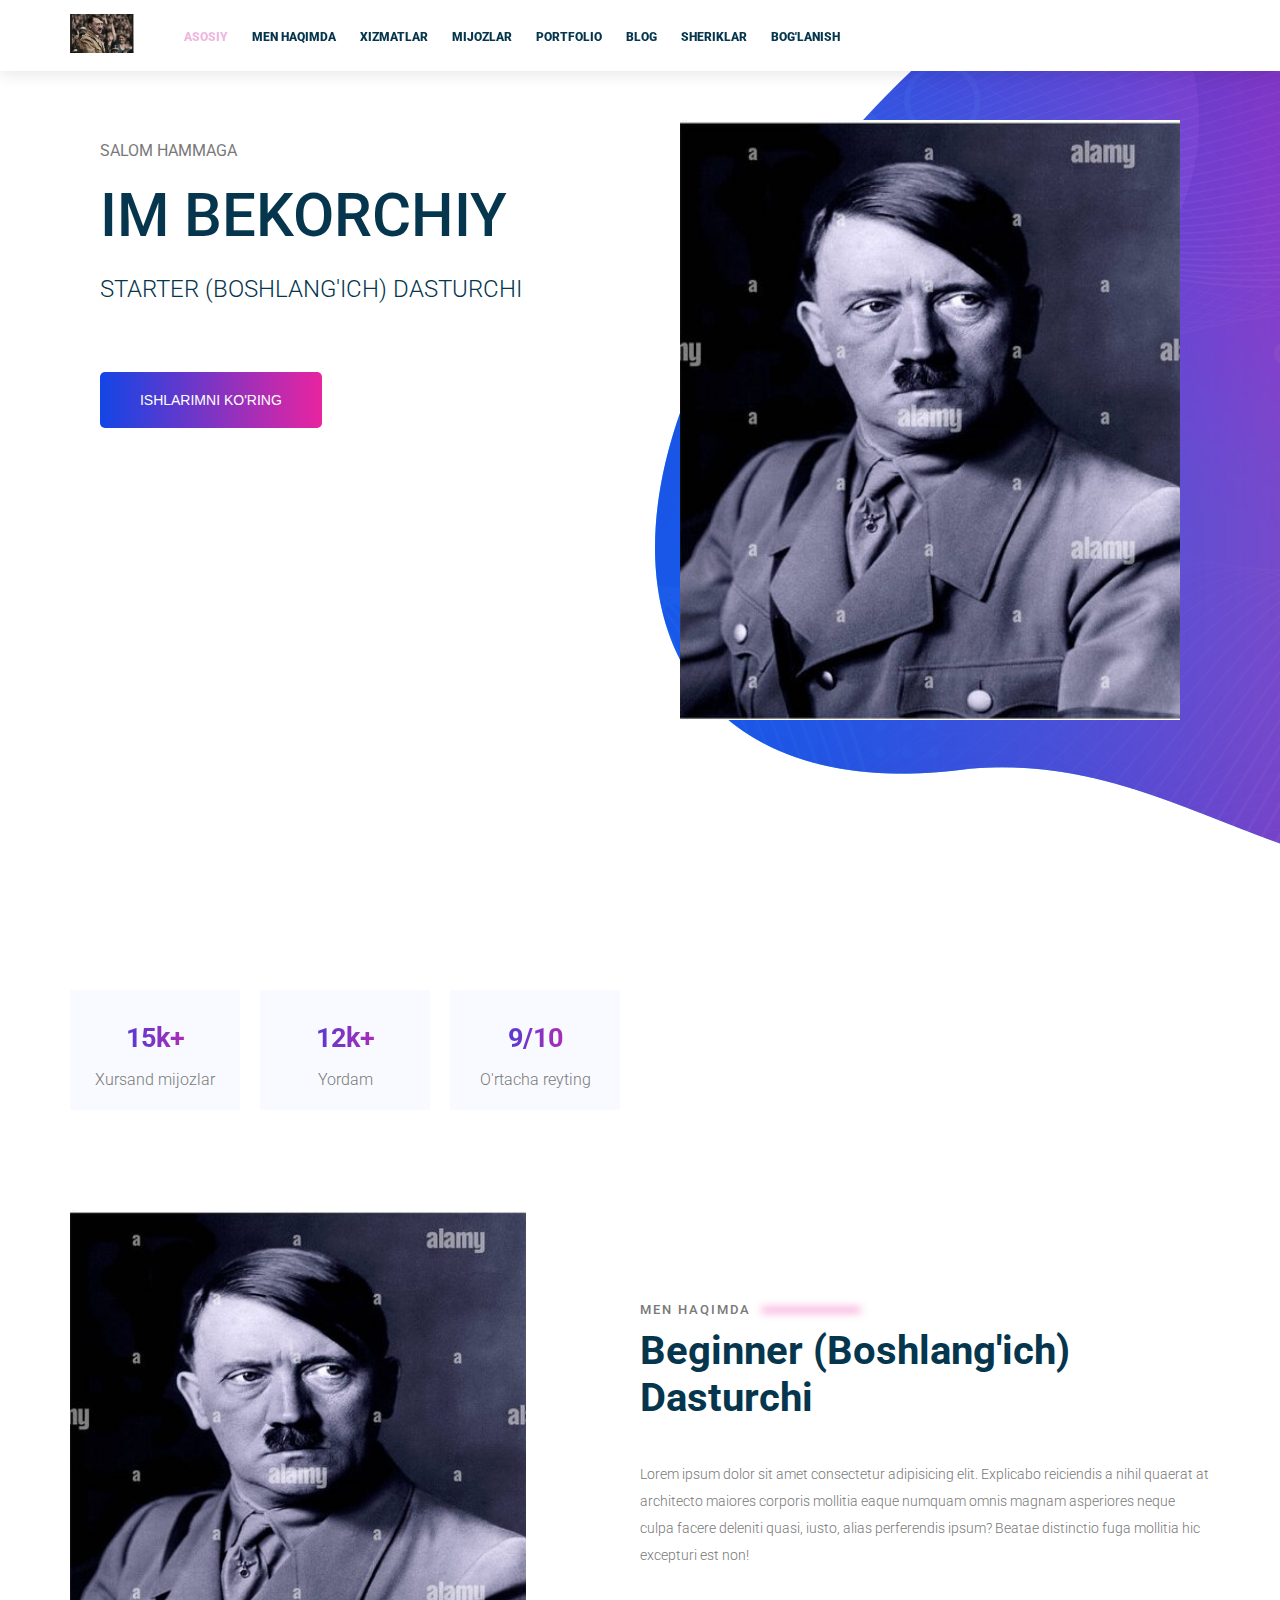
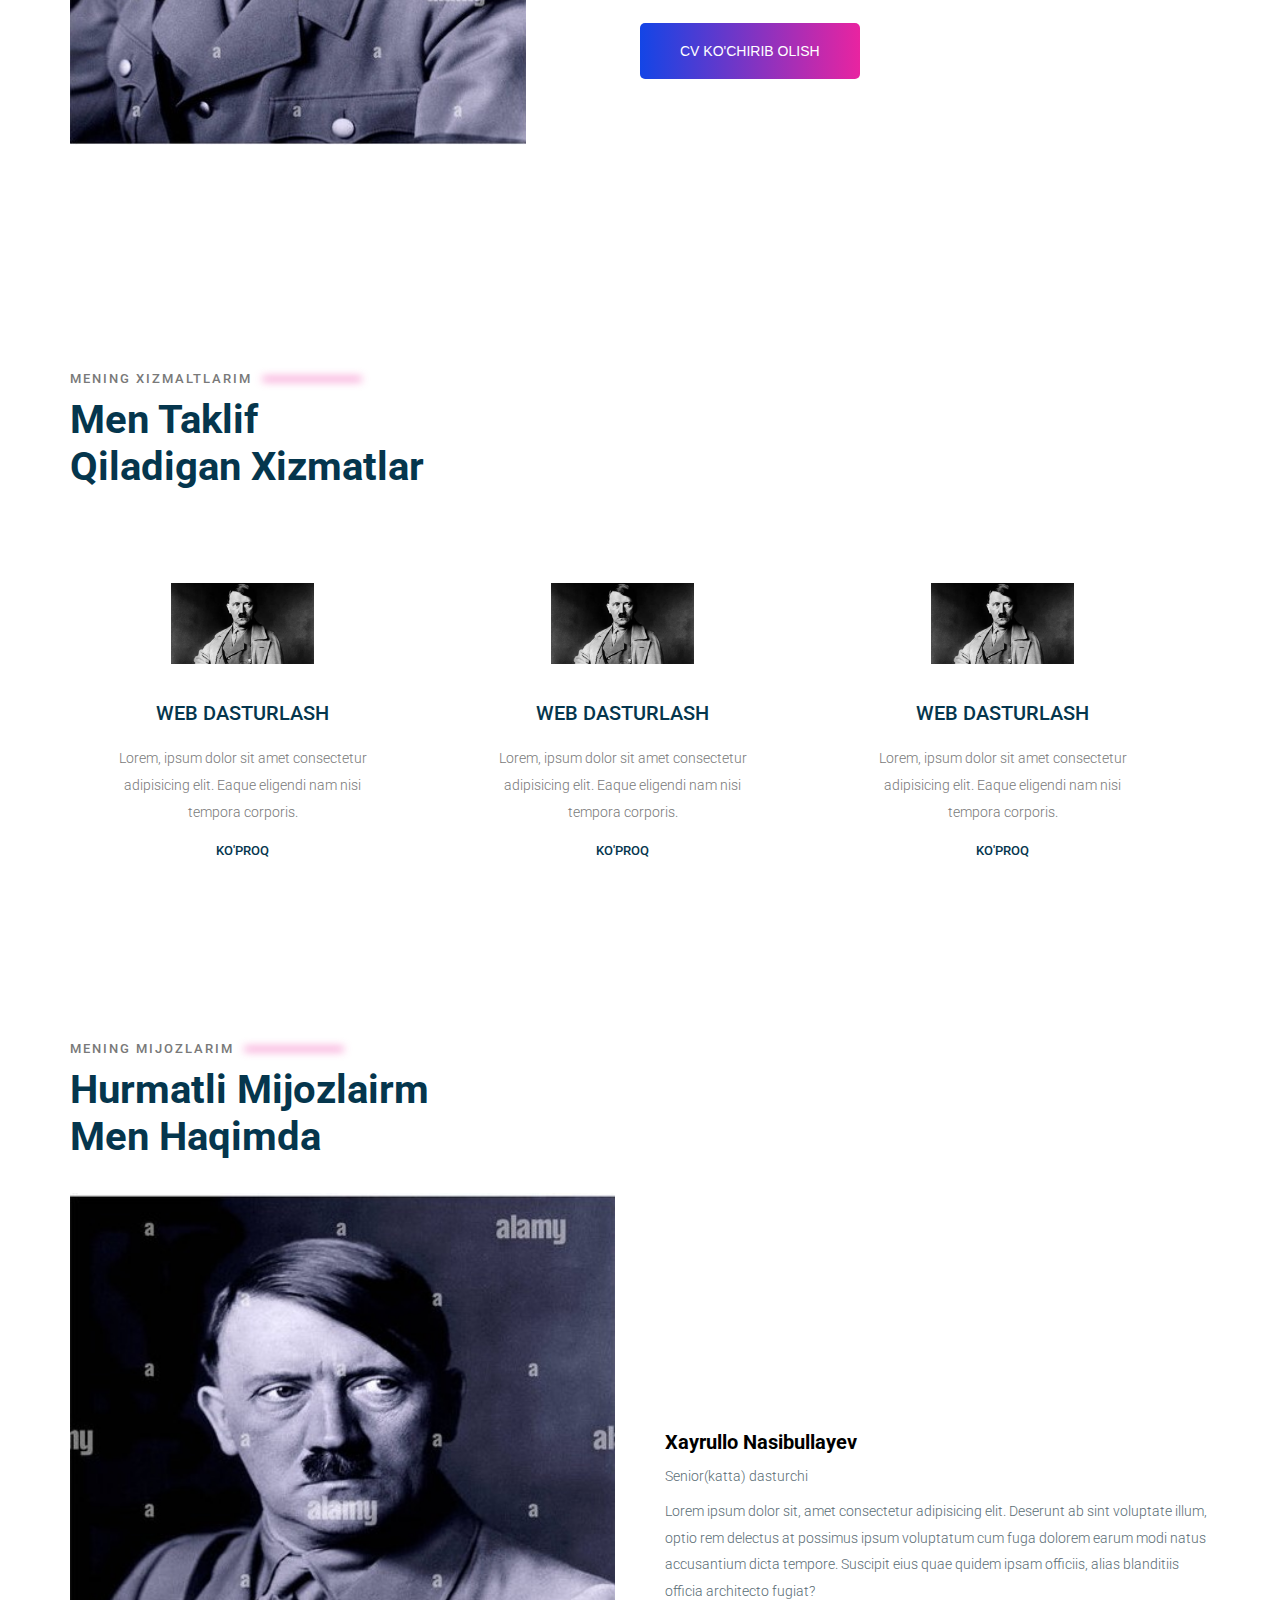
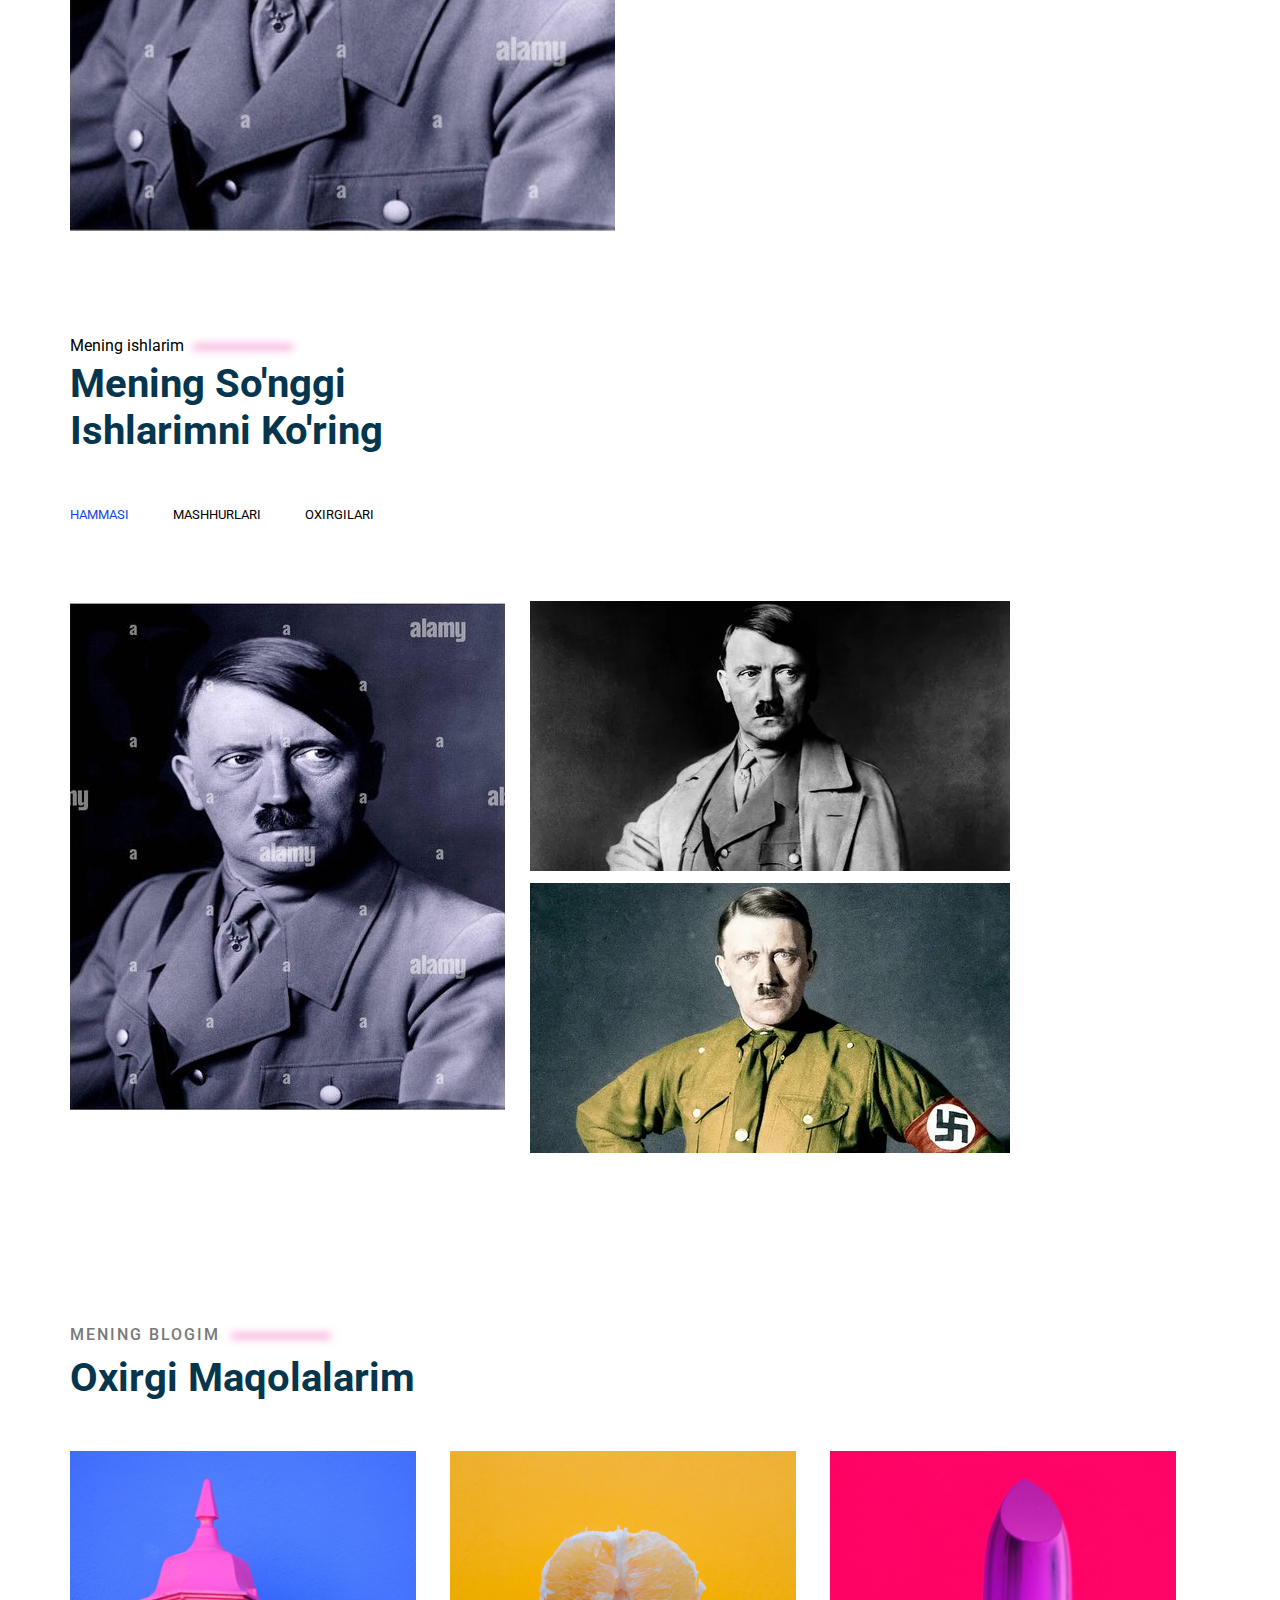
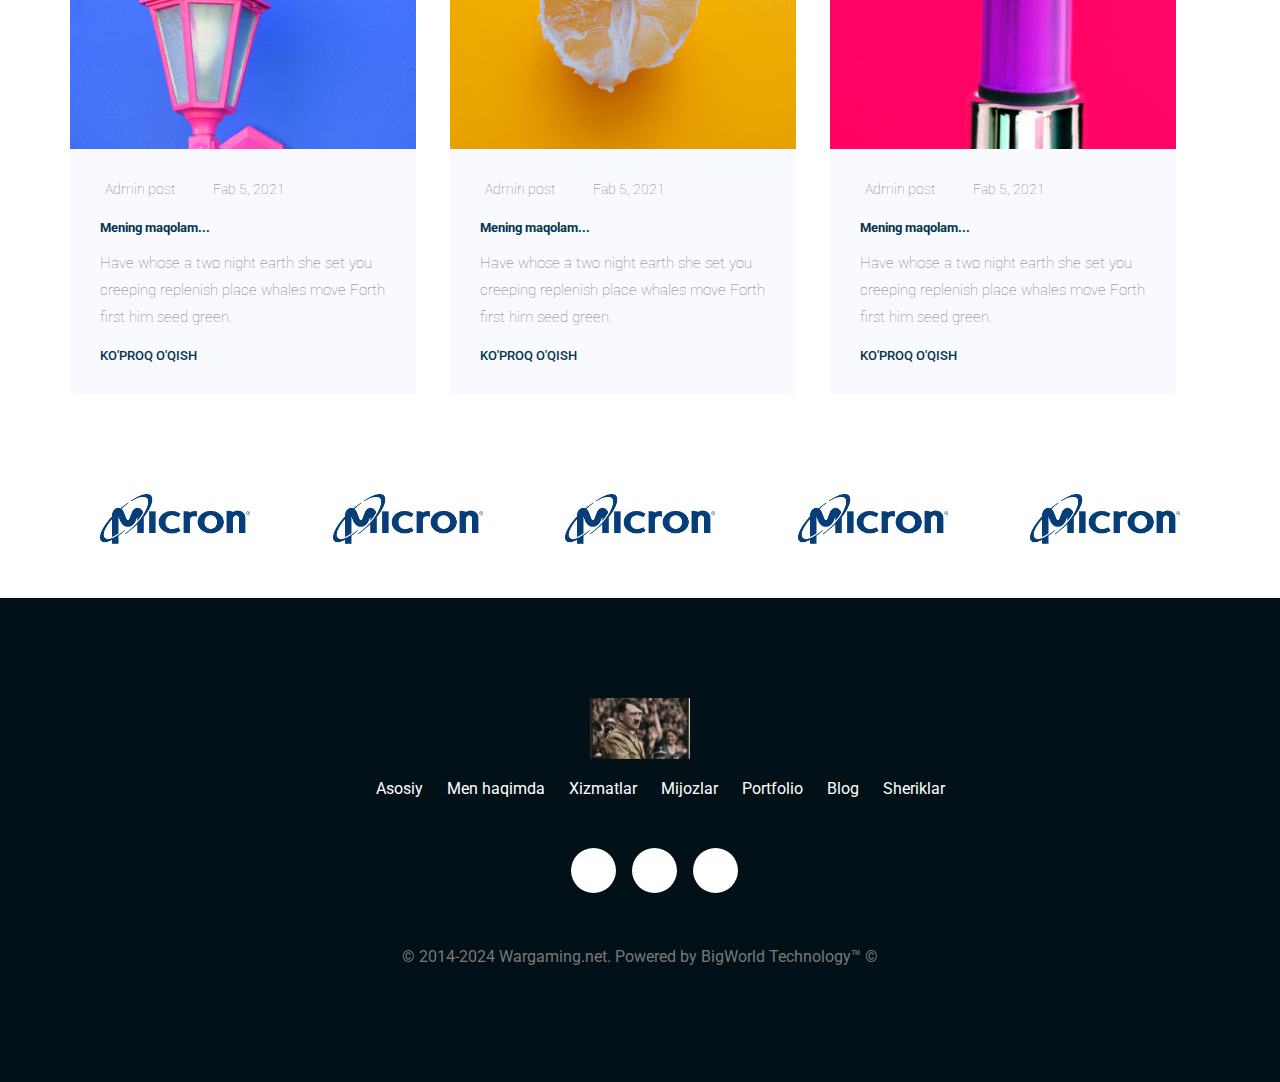
<file: Project/index.html>
<!DOCTYPE html>
<html lang="en">
    <head>
        <meta charset="UTF-8" />
        <meta name="viewport" content="width=device-width, initial-scale=1.0" />
        <link rel="preconnect" href="https://fonts.googleapis.com" />
        <link rel="preconnect" href="https://fonts.gstatic.com" crossorigin />
        <link
            href="https://fonts.googleapis.com/css2?family=Roboto:ital,wght@0,100;0,300;0,400;0,500;0,700;0,900;1,100;1,300;1,400;1,500;1,700;1,900&display=swap"
            rel="stylesheet"
        />
        <title>Portfolio</title>
        <link rel="stylesheet" href="main.css" />
        <link rel="stylesheet" href="shared.css" />
        <link
            rel="stylesheet"
            href="https://cdnjs.cloudflare.com/ajax/libs/font-awesome/6.5.2/css/all.min.css"
            integrity="sha512-SnH5WK+bZxgPHs44uWIX+LLJAJ9/2PkPKZ5QiAj6Ta86w+fsb2TkcmfRyVX3pBnMFcV7oQPJkl9QevSCWr3W6A=="
            crossorigin="anonymous"
            referrerpolicy="no-referrer"
        />
    </head>
    <body>
        <header class="main-header">
            <div class="container">
                <div class="main-header__brand">
                    <a href="index.html">
                        <img src="hitler.webp" alt="logo" />
                    </a>
                </div>
                <nav class="main-navigation">
                    <ul class="main-navigation__items">
                        <li class="main-navigation__item active">
                            <a href="./index.html">Asosiy</a>
                        </li>
                        <li class="main-navigation__item">
                            <a href="#about-me">Men haqimda</a>
                        </li>
                        <li class="main-navigation__item">
                            <a href="#services">Xizmatlar</a>
                        </li>
                        <li class="main-navigation__item">
                            <a href="#clients">Mijozlar</a>
                        </li>
                        <li class="main-navigation__item">
                            <a href="#portfolio">Portfolio</a>
                        </li>
                        <li class="main-navigation__item">
                            <a href="#blog">Blog</a>
                        </li>
                        <li class="main-navigation__item">
                            <a href="#partners">Sheriklar</a>
                        </li>
                        <li class="main-navigation__item">
                            <a href="contact.html">Bog'lanish</a>
                        </li>
                    </ul>
                </nav>
            </div>
        </header>
        <div class="main-banner">
            <div class="container">
                <section id="main-section" class="main-section">
                    <div class="main-section__info">
                        <h4 class="main-section__welcome uppercase">
                            Salom hammaga
                        </h4>
                        <h1 class="main-section__introduction uppercase">
                            Im Bekorchiy
                        </h1>
                        <h3 class="main-section__position uppercase">
                            Starter (boshlang'ich) dasturchi
                        </h3>
                        <div class="main-section__social-networks">
                            <a href="https://t.me/iaminlovee">
                                <i class="fa-brands fa-telegram"></i>
                            </a>
                            <a href="https://www.youtube.com">
                                <i class="fa-brands fa-youtube"></i>
                            </a>
                            <a href="https://www.instagram.com">
                                <i class="fa-brands fa-instagram"></i>
                            </a>
                        </div>
                        <button
                            type="button"
                            class="main-section__action button uppercase"
                        >
                            Ishlarimni ko'ring
                        </button>
                    </div>
                    <div class="main-section__image">
                        <img src="adolf.jpg" alt="img" />
                    </div>
                </section>
                <div class="clearfix"></div>
            </div>
        </div>

        <div class="container">
            <section id="statistics" class="statistics">
                <div class="statistics-item">
                    <h3 class="statistics-number">15k+</h3>
                    <p class="statistics-title">Xursand mijozlar</p>
                </div>
                <div class="statistics-item">
                    <h3 class="statistics-number">12k+</h3>
                    <p class="statistics-title">Yordam</p>
                </div>
                <div class="statistics-item">
                    <h3 class="statistics-number">9/10</h3>
                    <p class="statistics-title">O'rtacha reyting</p>
                </div>
            </section>
        </div>

        <div class="container">
            <section id="about-me" class="about-me">
                <div class="about-me__image">
                    <img src="adolf.jpg" alt="my img" />
                </div>
                <div class="about-me__info">
                    <h5 class="section-subtitle">
                        Men haqimda
                        <span class="blur-line"></span>
                    </h5>
                    <h3 class="section-title">
                        Beginner (boshlang'ich) dasturchi
                    </h3>
                    <p class="about-me__description">
                        Lorem ipsum dolor sit amet consectetur adipisicing elit.
                        Explicabo reiciendis a nihil quaerat at architecto
                        maiores corporis mollitia eaque numquam omnis magnam
                        asperiores neque culpa facere deleniti quasi, iusto,
                        alias perferendis ipsum? Beatae distinctio fuga mollitia
                        hic excepturi est non!
                    </p>
                    <button
                        type="button"
                        class="button uppercase about-me__action"
                    >
                        CV ko'chirib olish
                    </button>
                </div>
            </section>
        </div>

        <div class="clearfix"></div>

        <div class="container">
            <section id="services" class="services">
                <h5 class="section-subtitle">
                    Mening xizmaltlarim
                    <span class="blur-line"></span>
                </h5>
                <h2 class="section-title">
                    Men taklif <br />
                    qiladigan xizmatlar
                </h2>
                <div class="services-cards">
                    <div class="service-card">
                        <img
                            class="service-card__icon"
                            src="i (1).webp"
                            alt="service-1"
                        />
                        <h5 class="service-card__title">Web dasturlash</h5>
                        <p class="service-card__description">
                            Lorem, ipsum dolor sit amet consectetur adipisicing
                            elit. Eaque eligendi nam nisi tempora corporis.
                        </p>
                        <a href="#" class="service-card__link"> Ko'proq </a>
                    </div>
                    <div class="service-card">
                        <img
                            class="service-card__icon"
                            src="i (1).webp"
                            alt="service-1"
                        />
                        <h5 class="service-card__title">Web dasturlash</h5>
                        <p class="service-card__description">
                            Lorem, ipsum dolor sit amet consectetur adipisicing
                            elit. Eaque eligendi nam nisi tempora corporis.
                        </p>
                        <a href="#" class="service-card__link"> Ko'proq </a>
                    </div>
                    <div class="service-card">
                        <img
                            class="service-card__icon"
                            src="i (1).webp"
                            alt="service-1"
                        />
                        <h5 class="service-card__title">Web dasturlash</h5>
                        <p class="service-card__description">
                            Lorem, ipsum dolor sit amet consectetur adipisicing
                            elit. Eaque eligendi nam nisi tempora corporis.
                        </p>
                        <a href="#" class="service-card__link"> Ko'proq </a>
                    </div>
                </div>
            </section>
        </div>

        <div class="container">
            <section id="clients" class="clients">
                <h5 class="section-subtitle">
                    Mening mijozlarim
                    <span class="blur-line"></span>
                </h5>
                <h2 class="section-title">
                    Hurmatli mijozlairm <br />
                    men haqimda
                </h2>
                <div class="client-items">
                    <div class="client-item">
                        <div class="client-item__image">
                            <img src="adolf.jpg" alt="client-image" />
                        </div>
                        <div class="client-item__info">
                            <h3 class="client-item__name">
                                Xayrullo Nasibullayev
                            </h3>
                            <p class="client-item__position">
                                Senior(katta) dasturchi
                            </p>
                            <p class="client-item__review">
                                Lorem ipsum dolor sit, amet consectetur
                                adipisicing elit. Deserunt ab sint voluptate
                                illum, optio rem delectus at possimus ipsum
                                voluptatum cum fuga dolorem earum modi natus
                                accusantium dicta tempore. Suscipit eius quae
                                quidem ipsam officiis, alias blanditiis officia
                                architecto fugiat?
                            </p>
                            <div class="client-item__rate">
                                <i class="fa-solid fa-star"></i>
                                <i class="fa-solid fa-star"></i>
                                <i class="fa-solid fa-star"></i>
                                <i class="fa-solid fa-star"></i>
                                <i class="fa-solid fa-star disabled"></i>
                            </div>
                        </div>
                    </div>
                </div>
            </section>
            <div class="clearfix"></div>
        </div>

        <div class="container">
            <section id="portfolio" class="portfolio">
                <div class="section-subtittle">
                    Mening ishlarim
                    <span class="blur-line"></span>
                </div>
                <div class="section-title">
                    Mening so'nggi <br />
                    ishlarimni ko'ring
                </div>
                <ul class="portfolio-filters">
                    <li class="active">Hammasi</li>
                    <li>Mashhurlari</li>
                    <li>Oxirgilari</li>
                </ul>
                <div class="portfolio-items items-1">
                    <div class="portfolio-item">
                        <img
                            class="portfolio-item__image"
                            src="adolf.jpg"
                            alt="Portfolio image-1"
                        />
                    </div>
                    <div class="portfolio-item__overlay"></div>
                    <div class="portfolio-item__info">
                        <h4>
                            <a href="#">Portfolio item-1</a>
                        </h4>
                        <p>Ishim haqida</p>
                    </div>
                </div>
                <div class="portfolio-items items-2">
                    <div class="portfolio-item">
                        <img
                            class="portfolio-item__image"
                            src="i (1).webp"
                            alt="Portfolio image-1"
                        />
                    </div>
                    <div class="portfolio-item__overlay"></div>
                    <div class="portfolio-item__info">
                        <h4>
                            <a href="#">Portfolio item-1</a>
                        </h4>
                        <p>Ishim haqida</p>
                    </div>
                </div>
                <div class="portfolio-items items-3">
                    <div class="portfolio-item">
                        <img
                            class="portfolio-item__image"
                            src="i.webp"
                            alt="Portfolio image-1"
                        />
                    </div>
                    <div class="portfolio-item__overlay"></div>
                    <div class="portfolio-item__info">
                        <h4>
                            <a href="#">Portfolio item-1</a>
                        </h4>
                        <p>Ishim haqida</p>
                    </div>
                </div>
            </section>
        </div>

        <div class="container">
            <section id="blog" class="blog">
                <div class="section-subtitle">
                    Mening blogim
                    <span class="blur-line"></span>
                </div>
                <div class="section-title">Oxirgi maqolalarim</div>
                <div class="blog-items">
                    <div class="blog-item">
                        <div class="blog-item__image">
                            <img src="b1.jpg" alt="Blog image-1" />
                        </div>
                        <div class="blog-item__info">
                            <div class="blog-item__main-info">
                                <span class="blog-item__author">
                                    <i class="fa fa-user"></i>
                                    Admin post
                                </span>
                                <span class="blog-item__date">
                                    <i class="fa fa-calendar"></i>
                                    Fab 5, 2021
                                </span>
                            </div>
                            <h5 class="blog-item__title">Mening maqolam...</h5>
                            <p class="blog-item__description">
                                Have whose a two night earth she set you
                                creeping replenish place whales move Forth first
                                him seed green.
                            </p>
                            <a href="#" class="blog-item__learn-more">
                                Ko'proq o'qish
                            </a>
                        </div>
                    </div>
                    <div class="blog-item">
                        <div class="blog-item__image">
                            <img src="b2.jpg" alt="Blog image-1" />
                        </div>
                        <div class="blog-item__info">
                            <div class="blog-item__main-info">
                                <span class="blog-item__author">
                                    <i class="fa fa-user"></i>
                                    Admin post
                                </span>
                                <span class="blog-item__date">
                                    <i class="fa fa-calendar"></i>
                                    Fab 5, 2021
                                </span>
                            </div>
                            <h5 class="blog-item__title">Mening maqolam...</h5>
                            <p class="blog-item__description">
                                Have whose a two night earth she set you
                                creeping replenish place whales move Forth first
                                him seed green.
                            </p>
                            <a href="#" class="blog-item__learn-more">
                                Ko'proq o'qish
                            </a>
                        </div>
                    </div>
                    <div class="blog-item">
                        <div class="blog-item__image">
                            <img src="b3.jpg" alt="Blog image-1" />
                        </div>
                        <div class="blog-item__info">
                            <div class="blog-item__main-info">
                                <span class="blog-item__author">
                                    <i class="fa fa-user"></i>
                                    Admin post
                                </span>
                                <span class="blog-item__date">
                                    <i class="fa fa-calendar"></i>
                                    Fab 5, 2021
                                </span>
                            </div>
                            <h5 class="blog-item__title">Mening maqolam...</h5>
                            <p class="blog-item__description">
                                Have whose a two night earth she set you
                                creeping replenish place whales move Forth first
                                him seed green.
                            </p>
                            <a href="#" class="blog-item__learn-more">
                                Ko'proq o'qish
                            </a>
                        </div>
                    </div>
                </div>
            </section>
        </div>

        <div class="container">
            <section id="partners" class="partners">
                <div class="partner">
                    <img src="2560px-Micron_Technology_logo.svg.png" alt="" />
                </div>
                <div class="partner">
                    <img src="2560px-Micron_Technology_logo.svg.png" alt="" />
                </div>
                <div class="partner">
                    <img src="2560px-Micron_Technology_logo.svg.png" alt="" />
                </div>
                <div class="partner">
                    <img src="2560px-Micron_Technology_logo.svg.png" alt="" />
                </div>
                <div class="partner">
                    <img src="2560px-Micron_Technology_logo.svg.png" alt="" />
                </div>
            </section>
        </div>

        <footer class="footer">
            <div class="container">
                <nav class="footer-navigation">
                    <div class="footer__brand">
                        <img src="hitler.webp" alt="logo" />
                    </div>
                    <ul class="footer__navigation-items">
                        <li class="footer__navigation-item">
                            <a href="#">Asosiy</a>
                        </li>
                        <li class="footer__navigation-item">
                            <a href="#">Men haqimda</a>
                        </li>
                        <li class="footer__navigation-item">
                            <a href="#">Xizmatlar</a>
                        </li>
                        <li class="footer__navigation-item">
                            <a href="#">Mijozlar</a>
                        </li>
                        <li class="footer__navigation-item">
                            <a href="#">Portfolio</a>
                        </li>
                        <li class="footer__navigation-item">
                            <a href="#">Blog</a>
                        </li>
                        <li class="footer__navigation-item">
                            <a href="#">Sheriklar</a>
                        </li>
                    </ul>
                    <ul class="footer__socials">
                        <li class="footer__social">
                            <a href="#">
                                <i class="fab fa-telegram"></i>
                            </a>
                        </li>
                        <li class="footer__social">
                            <a href="#">
                                <i class="fab fa-instagram"></i>
                            </a>
                        </li>
                        <li class="footer__social">
                            <a href="#">
                                <i class="fab fa-youtube"></i>
                            </a>
                        </li>
                    </ul>
                    <p class="footer__text">
                        © 2014-2024 Wargaming.net. Powered by BigWorld
                        Technology™ ©
                    </p>
                </nav>
            </div>
        </footer>
    </body>
</html>
</file>
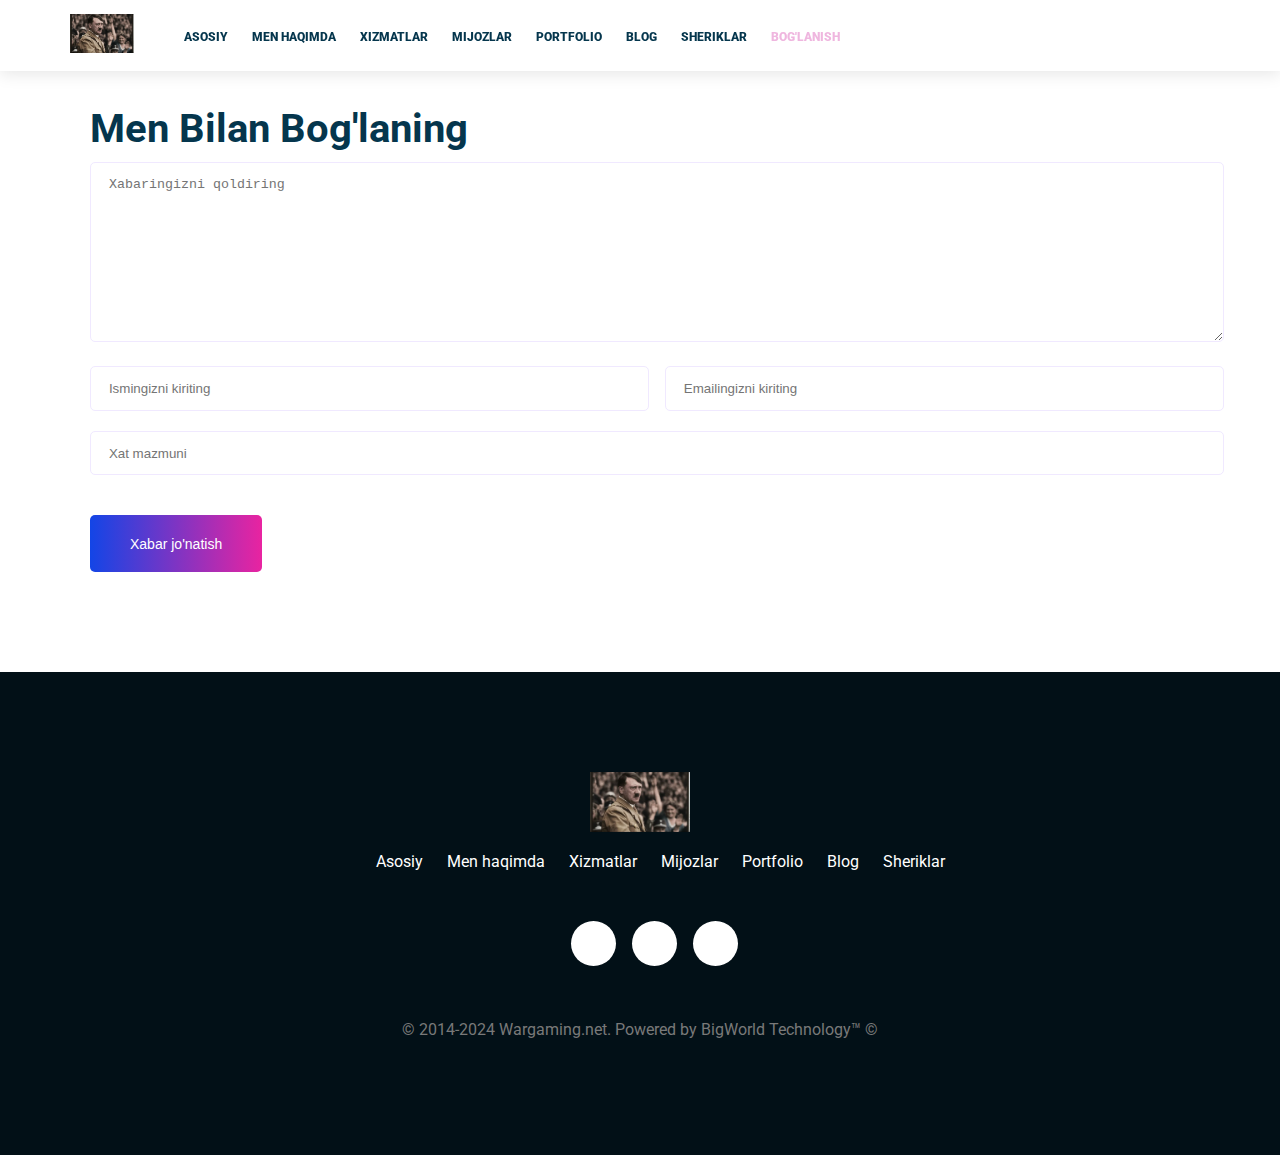
<file: Project/contact.html>
<!DOCTYPE html>
<html lang="en">
    <head>
        <meta charset="UTF-8" />
        <meta name="viewport" content="width=device-width, initial-scale=1.0" />
        <link rel="preconnect" href="https://fonts.googleapis.com" />
        <link rel="preconnect" href="https://fonts.gstatic.com" crossorigin />
        <link
            href="https://fonts.googleapis.com/css2?family=Roboto:ital,wght@0,100;0,300;0,400;0,500;0,700;0,900;1,100;1,300;1,400;1,500;1,700;1,900&display=swap"
            rel="stylesheet"
        />
        <title>Portfolio - Bog'lanish</title>
        <link rel="stylesheet" href="shared.css" />
        <link rel="stylesheet" href="contact.css" />
        <link
            rel="stylesheet"
            href="https://cdnjs.cloudflare.com/ajax/libs/font-awesome/6.5.2/css/all.min.css"
            integrity="sha512-SnH5WK+bZxgPHs44uWIX+LLJAJ9/2PkPKZ5QiAj6Ta86w+fsb2TkcmfRyVX3pBnMFcV7oQPJkl9QevSCWr3W6A=="
            crossorigin="anonymous"
            referrerpolicy="no-referrer"
        />
    </head>
    <body>
        <header class="main-header">
            <div class="container">
                <div class="main-header__brand">
                    <a href="index.html">
                        <img src="hitler.webp" alt="logo" />
                    </a>
                </div>
                <nav class="main-navigation">
                    <ul class="main-navigation__items">
                        <li class="main-navigation__item">
                            <a href="index.html">Asosiy</a>
                        </li>
                        <li class="main-navigation__item">
                            <a href="#">Men haqimda</a>
                        </li>
                        <li class="main-navigation__item">
                            <a href="#">Xizmatlar</a>
                        </li>
                        <li class="main-navigation__item">
                            <a href="#">Mijozlar</a>
                        </li>
                        <li class="main-navigation__item">
                            <a href="#">Portfolio</a>
                        </li>
                        <li class="main-navigation__item">
                            <a href="#">Blog</a>
                        </li>
                        <li class="main-navigation__item">
                            <a href="#">Sheriklar</a>
                        </li>
                        <li class="main-navigation__item active">
                            <a href="contact.html">Bog'lanish</a>
                        </li>
                    </ul>
                </nav>
            </div>
        </header>
        <div class="container">
            <section class="contact">
                <div class="section-title">Men bilan bog'laning</div>
                <form action="/server.php" method="get">
                    <textarea
                        rows="10"
                        placeholder="Xabaringizni qoldiring"
                        name="messsage"
                    ></textarea>
                    <div class="half-flex">
                        <div class="contact__firstname">
                            <input
                                type="text"
                                placeholder="Ismingizni kiriting"
                                name="firstname"
                            />
                        </div>
                        <div class="contact__email">
                            <input
                                type="email"
                                placeholder="Emailingizni kiriting"
                                name="e-mail"
                            />
                        </div>
                    </div>
                    <input
                        type="text"
                        placeholder="Xat mazmuni"
                        name="subject"
                    />
                    <button class="button contact__send" type="submit">
                        Xabar jo'natish
                    </button>
                </form>
            </section>
        </div>
        <footer class="footer">
            <div class="container">
                <nav class="footer-navigation">
                    <div class="footer__brand">
                        <img src="hitler.webp" alt="logo" />
                    </div>
                    <ul class="footer__navigation-items">
                        <li class="footer__navigation-item">
                            <a href="#">Asosiy</a>
                        </li>
                        <li class="footer__navigation-item">
                            <a href="#">Men haqimda</a>
                        </li>
                        <li class="footer__navigation-item">
                            <a href="#">Xizmatlar</a>
                        </li>
                        <li class="footer__navigation-item">
                            <a href="#">Mijozlar</a>
                        </li>
                        <li class="footer__navigation-item">
                            <a href="#">Portfolio</a>
                        </li>
                        <li class="footer__navigation-item">
                            <a href="#">Blog</a>
                        </li>
                        <li class="footer__navigation-item">
                            <a href="#">Sheriklar</a>
                        </li>
                    </ul>
                    <ul class="footer__socials">
                        <li class="footer__social">
                            <a href="#">
                                <i class="fab fa-telegram"></i>
                            </a>
                        </li>
                        <li class="footer__social">
                            <a href="#">
                                <i class="fab fa-instagram"></i>
                            </a>
                        </li>
                        <li class="footer__social">
                            <a href="#">
                                <i class="fab fa-youtube"></i>
                            </a>
                        </li>
                    </ul>
                    <p class="footer__text">
                        © 2014-2024 Wargaming.net. Powered by BigWorld
                        Technology™ ©
                    </p>
                </nav>
            </div>
        </footer>
    </body>
</html>
</file>
<file: Project/main.css>
.main-banner {
    background: url(home-banner.png) no-repeat top center;
    background-position: center;
    background-size: cover;
    min-height: 890px;
    box-sizing: border-box;
}

.main-section {
    padding: 7.5rem 1.87rem;
    display: flex;
    justify-content: space-between;
}

.main-section__image {
    text-align: right;
}

.main-section__image img {
    text-align: right;
    width: 500px;
    height: 600px;
}

.main-section__welcome {
    font-size: 1rem;
    font-weight: 400;
    margin-bottom: 1.25rem;
    color: #797979;
}

.main-section__introduction {
    margin-top: 1.25rem;
    font-size: 3.75rem;
    font-weight: 500;
    margin-bottom: 1.25rem;
    color: #05364e;
}

.main-section__position {
    color: #05364e;
    font-size: 1.5rem;
    font-weight: 300;
    margin-bottom: 1.25rem;
}

.main-section__social-networks a {
    color: #8fa1aa;
    font-size: 1.25rem;
    display: inline-block;
    margin-right: 1rem;
    cursor: pointer;
}

.main-section__social-networks a:hover i {
    color: #1c44e4;
}

.main-section__action {
    margin-top: 1.87rem;
}

.statistics {
    padding-top: 6.25rem;
    display: flex;
}

.statistics-item {
    width: 150px;
    background-color: #f8faff;
    text-align: center;
    padding: 0.32rem 0.625rem;
    margin-right: 1.25rem;
}

.statistics-number {
    font-size: 1.69rem;
    margin-bottom: 0.32rem;
    background: linear-gradient(90deg, #1345e6 0%, #ed239f 100%);
    -webkit-background-clip: text;
    -webkit-text-fill-color: transparent;
}

.statistics-title {
    font-size: 1rem;
    color: #797979;
    font-weight: 300;
}

.about-me {
    padding: 6.25rem 0;
    display: flex;
    align-items: center;
}

.about-me > div {
    flex: 1;
}

.about-me__image img {
    width: 80%;
}

.about-me__description {
    font-size: 0.87rem;
    font-weight: 300;
    color: #797979;
    line-height: 1.69rem;
}

.about-me__action {
    margin-top: 2.5rem;
}

.services {
    padding-top: 6.25rem;
}

.services-cards {
    display: flex;
    justify-content: space-between;
}

.service-card {
    padding: 3.75rem 1.87rem;
    border-color: #f8faff;
    margin-right: 3%;
    text-align: center;
    box-sizing: border-box;
    transition: all 1s ease 0s;
}

.service-card__title {
    color: #05364d;
    font-size: 1.25rem;
    font-weight: 500;
    margin-bottom: 1.25rem;
    text-transform: uppercase;
}

.service-card__description {
    font-size: 0.87rem;
    line-height: 1.68rem;
    font-weight: 300;
    color: #797979;
}

.service-card__link {
    font-size: 0.81rem;
    font-weight: 500;
    text-transform: uppercase;
    color: #05364d;
    text-decoration: none;
}

.service-card__icon {
    width: 50%;
}

.service-card:hover {
    background-color: #5f30ff;
}

.service-card:hover .service-card__description,
.service-card:hover .service-card__link,
.service-card:hover .service-card__title {
    color: #ffffff;
}

.clients {
    padding-top: 6.25rem;
}

.client-item {
    display: flex;
    align-items: center;
}

.client-item > div {
    flex: 1;
}

.client-item__image img {
    width: 100%;
}

.client-item__info {
    padding-left: 3.12rem;
}

.client-item__name {
    font-size: 1.25rem;
    margin-bottom: 0.25rem;
}

.client-item__position {
    font-size: 0.87rem;
    font-weight: 300;
    color: #5b6d75;
}

.client-item__review {
    font-size: 0.87rem;
    line-height: 1.68rem;
    font-weight: 300;
    color: #5b6d75;
}

.client-item__rate {
    color: #ffd805;
}

.client-item__rate .disabled {
    color: #aeb9be;
}

.portfolio {
    padding: 6.25rem 0;
    position: relative;
}

.portfolio-filters {
    list-style: none;
    padding-left: 0;
    margin-top: 3.12rem;
}

.portfolio-filters li {
    display: inline-block;
    margin-right: 2.5rem;
    font-size: 0.81rem;
    font-weight: 400;
    text-transform: uppercase;
    cursor: pointer;
}

.portfolio-filters li:hover,
.portfolio-filters li.active {
    color: #1545e6;
}

.portfolio-items {
    position: relative;
    margin-top: 3.25rem;
}

.portfolio-items {
    position: relative;
    display: inline-block;
    cursor: pointer;
    width: 40%;
    padding: 0.625rem;
    box-sizing: border-box;
}

.items-1 {
    padding-left: 0;
}

.items-2 {
    position: absolute;
    right: 0;
    top: 300;
    left: 450px;
}

.items-3 {
    position: absolute;
    right: 0;
    top: 585px;
    left: 450px;
}

.portfolio-items__image {
    position: relative;
    width: 100%;
}

.portfolio-item__overlay {
    position: absolute;
    left: 0;
    top: 0;
    height: 100%;
    width: 87%;

    visibility: hidden;
    z-index: 1;
    transition: all 0.4s ease 0s;
}

.portfolio-item__info {
    position: absolute;
    bottom: 44px;
    left: 80px;
    color: white;
    opacity: 0;
    z-index: 1;
    transition: all 0.4s ease 0s;
}

.portfolio-item__info a {
    color: white;
    text-decoration: none;
}

.portfolio-items:hover .portfolio-item__overlay {
    visibility: visible;
    top: 20px;
    left: 20px;
    background: rgba(19, 69, 230, 0.9);
}
.portfolio-items:hover .portfolio-item__info {
    visibility: visible;
    bottom: 24px;
    left: 60px;
    opacity: 1;
}

.blog {
    padding-top: 6.25rem;
}

.blog-items {
    margin-top: 3.125rem;
    display: flex;
    justify-content: space-between;
}

.blog-item {
    overflow: hidden;
    margin-right: 3%;
    box-sizing: border-box;
}

.blog-item:hover {
    box-shadow: 0px 10px 20px rgb(5 54 77/10%);
}

.blog-item:hover .blog-item__image img {
    transform: scale(1.1);
}

.blog-item:hover .blog-item__info {
    background-color: white;
}

.blog-item__image {
    overflow: hidden;
}

.blog-item__image img {
    width: 100%;
    vertical-align: middle;
    transition: all 0.4s ease 0s;
}

.blog-item__info {
    background-color: #f8faff;
    padding: 1.87rem;
    color: #797979;
}

.blog-item__main-info span {
    font-size: 0.87rem;
    margin-right: 1.87rem;
    font-weight: lighter;
}

.blog-item__info i {
    margin-right: 0.31rem;
}

.blog-item__title {
    font-size: 1.25;
    margin-top: 1.25;
    margin-bottom: 0.94rem;
    color: #05364d;
    font-weight: 700;
}

.blog-item__description {
    line-height: 1.68rem;
    font-weight: lighter;
    font-size: 0.94rem;
}

.blog-item__learn-more {
    text-decoration: none;
    font-size: 0.81rem;
    font-weight: 500;
    text-transform: uppercase;
    color: #05364d;
}

.blog-item__learn-more:hover {
    color: #ed239f99;
}

.partners {
    padding-top: 6.25rem;
    display: flex;
    justify-content: space-between;
}

.partner {
    padding: 0 30px;
}

.partner img {
    width: 150px;
    height: 50px;
    margin-bottom: 50px;
}

@media only screen and (max-width: 991px) {
    .main-section__image {
        display: none;
    }
    .main-section > div {
        width: 100%;
    }

    .statistics {
        padding-top: 1rem;
        text-align: center;
        justify-content: center;
    }

    .about-me {
        padding: 2rem 0;
    }
    .about-me > div {
        width: 100%;
    }
    .about-me {
        display: none;
    }

    .services {
        padding: 2rem 0;
    }
    .services-cards {
        flex-wrap: wrap;
    }
    .service-card {
        flex-basis: 45%;
        margin-bottom: 20px;
    }

    .clients {
        padding: 2rem 0;
    }
    .client-item {
        flex-direction: column;
    }
    .client-item > div {
        width: 100%;
        font: none;
    }

    .items-2 .portfolio-item img,
    .items-3 .portfolio-item img {
        width: 20.625rem;
        height: 180px;
    }

    .blog {
        padding: 2rem 0;
    }
    .blog-items {
        flex-wrap: wrap;
    }
    .blog-item {
        flex-basis: 45%;
        margin-bottom: 30px;
    }

    .partners {
        padding: 2rem 0;
        flex-direction: column;
    }
    .partner {
        padding: 0;
        text-align: center;
        margin-bottom: 15px;
    }
}

@media only screen and (max-width: 767px) {
    .main-banner {
        background: none;
        min-height: auto;
    }
    .main-section__action {
        display: none;
    }

    .statistics {
        flex-direction: column;
    }
    .statistics-item {
        width: 100%;
        margin-bottom: 20px;
        margin-right: 0;
        box-sizing: border-box;
    }

    .about-me {
        width: 90%;
    }

    .service-card {
        flex-basis: 100%;
        margin-right: 0;
        margin-bottom: 20px;
    }

    .client-item__image img {
        width: 90%;
    }
    .client-item__review {
        width: 90%;
    }

    .portfolio-items {
        width: 100%;
    }
    .items-2,
    .items-3 {
        position: static;
        width: 100%;
    }

    .blog-item {
        flex-basis: 100%;
        margin-right: 0;
        margin-bottom: 30px;
    }
}
</file>
<file: Project/shared.css>
html {
    scroll-behavior: smooth;
}
body {
    margin: 0;
    font-family: roboto, sans-serif;
}

a {
    transition: all 0.3s ease-in-out;
}

.container {
    width: 1140px;
    margin: 0 auto;
}

.clearfix {
    clear: both;
}

.uppercase {
    text-transform: uppercase;
}

.main-header {
    position: fixed;
    top: 0;
    left: 0;
    width: 100%;
    background-color: #fff;
    box-shadow: 0px 3px 16px 0px rgb(0 0 0/10%);
    z-index: 10;
}

.main-header .container {
    display: flex;
    align-items: center;
}

.main-header__brand img {
    width: 64px;
}

.main-navigation__item {
    display: inline-block;
    padding: 0.625rem;
}

.main-navigation__item a {
    color: #05364d;
    text-decoration: none;
    text-transform: uppercase;
    font-size: 0.75rem;
    font-weight: 900;
}

.main-navigation__item a:hover {
    color: #efb6df;
}

.main-navigation__item.active a {
    color: #efb6df;
}

.button {
    border: none;
    background: linear-gradient(
        to right,
        #1345e6 0%,
        #ed239f 51%,
        #1345e6 100%
    );
    background-size: 200% auto;
    color: #ffffff;
    font-weight: 500;
    font-size: 14px;
    padding: 1.26rem 2.5rem;
    cursor: pointer;
    border-radius: 5px;
    transition: all 0.3s ease-in-out;
}

.button:hover {
    background-position: right center;
}

.section-title {
    margin-top: 5px;
    font-size: 40px;
    font-weight: 700;
    text-transform: capitalize;
    color: #05364d;
}

.section-subtitle {
    letter-spacing: 2px;
    font-weight: 500;
    margin-bottom: 0.625rem;
    color: #797979;
    text-transform: uppercase;
}

.blur-line {
    display: inline-block;
    position: relative;
    top: -2px;
    margin-left: 0.32rem;
    width: 100px;
    height: 4px;
    background-color: rgba(237, 35, 159, 0.6);
    filter: blur(4px);
    border-radius: 4px;
}

.footer {
    padding: 100px 0;
    background-color: #021017;
    text-align: center;
}

.footer__brand img {
    width: 100px;
}

.footer__navigation-items {
    margin-bottom: 50px;
}

.footer__navigation-item {
    display: inline-block;
    padding: 0 10px;
}

.footer__navigation-item a {
    color: #ffffff;
    text-decoration: none;
}
.footer__social {
    display: inline-block;
    width: 45px;
    height: 45px;
    line-height: 45px;
    text-align: center;
    background: #ffffff;
    border-radius: 36px;
    color: #05364d;
    font-size: 1rem;
    margin-right: 12px;
    cursor: pointer;
}

.footer__social a {
    color: #021017;
}

.footer__social:hover {
    background: linear-gradient(to right, #1345e6 0%, #ed239f 51%, #1345e6 0%);
    background-size: 198% auto;
}

.footer__social:hover i {
    color: white;
}

.footer__text {
    color: #797979;
    margin-top: 50px;
}

@media only screen and (max-width: 991px) {
    .container {
        width: 90%;
    }

    .main-navigation {
        display: none;
    }

    .footer__navigation-items {
        display: none;
    }
}

@media only screen and (max-width: 767px) {
    .main-header {
        height: 60px;
    }
    .main-header__brand {
        padding-top: 10px;
    }
    .main-header__brand a {
        height: 100px;
    }
}
</file>
<file: Project/contact.css>
.contact {
    padding: 6.25rem 1.25rem;
}

textarea,
input {
    width: 100%;
    padding: 0.87rem;
    margin-top: 0.625rem;
    margin-bottom: 0.625rem;
    border: 1px solid #f0e9ff;
    border-radius: 5px;
    padding-left: 1.12rem;
    font-style: 0.81rem;
    background: transparent;
    color: #495057;
}

textarea:focus,
input:focus {
    outline: 0;
}

.half-flex {
    display: flex;
}

.contact__firstname {
    padding-right: 1.56rem;
    flex: 1;
}

.contact__email {
    padding-left: 1.56rem;
    flex: 1;
}

.contact__send {
    margin-top: 1.87rem;
}

@media only screen and (max-width: 991px) {
    .half-flex {
        flex-direction: column;
    }

    .contact__firstname,
    .contact__email {
        padding: 0;
    }
}
</file>
